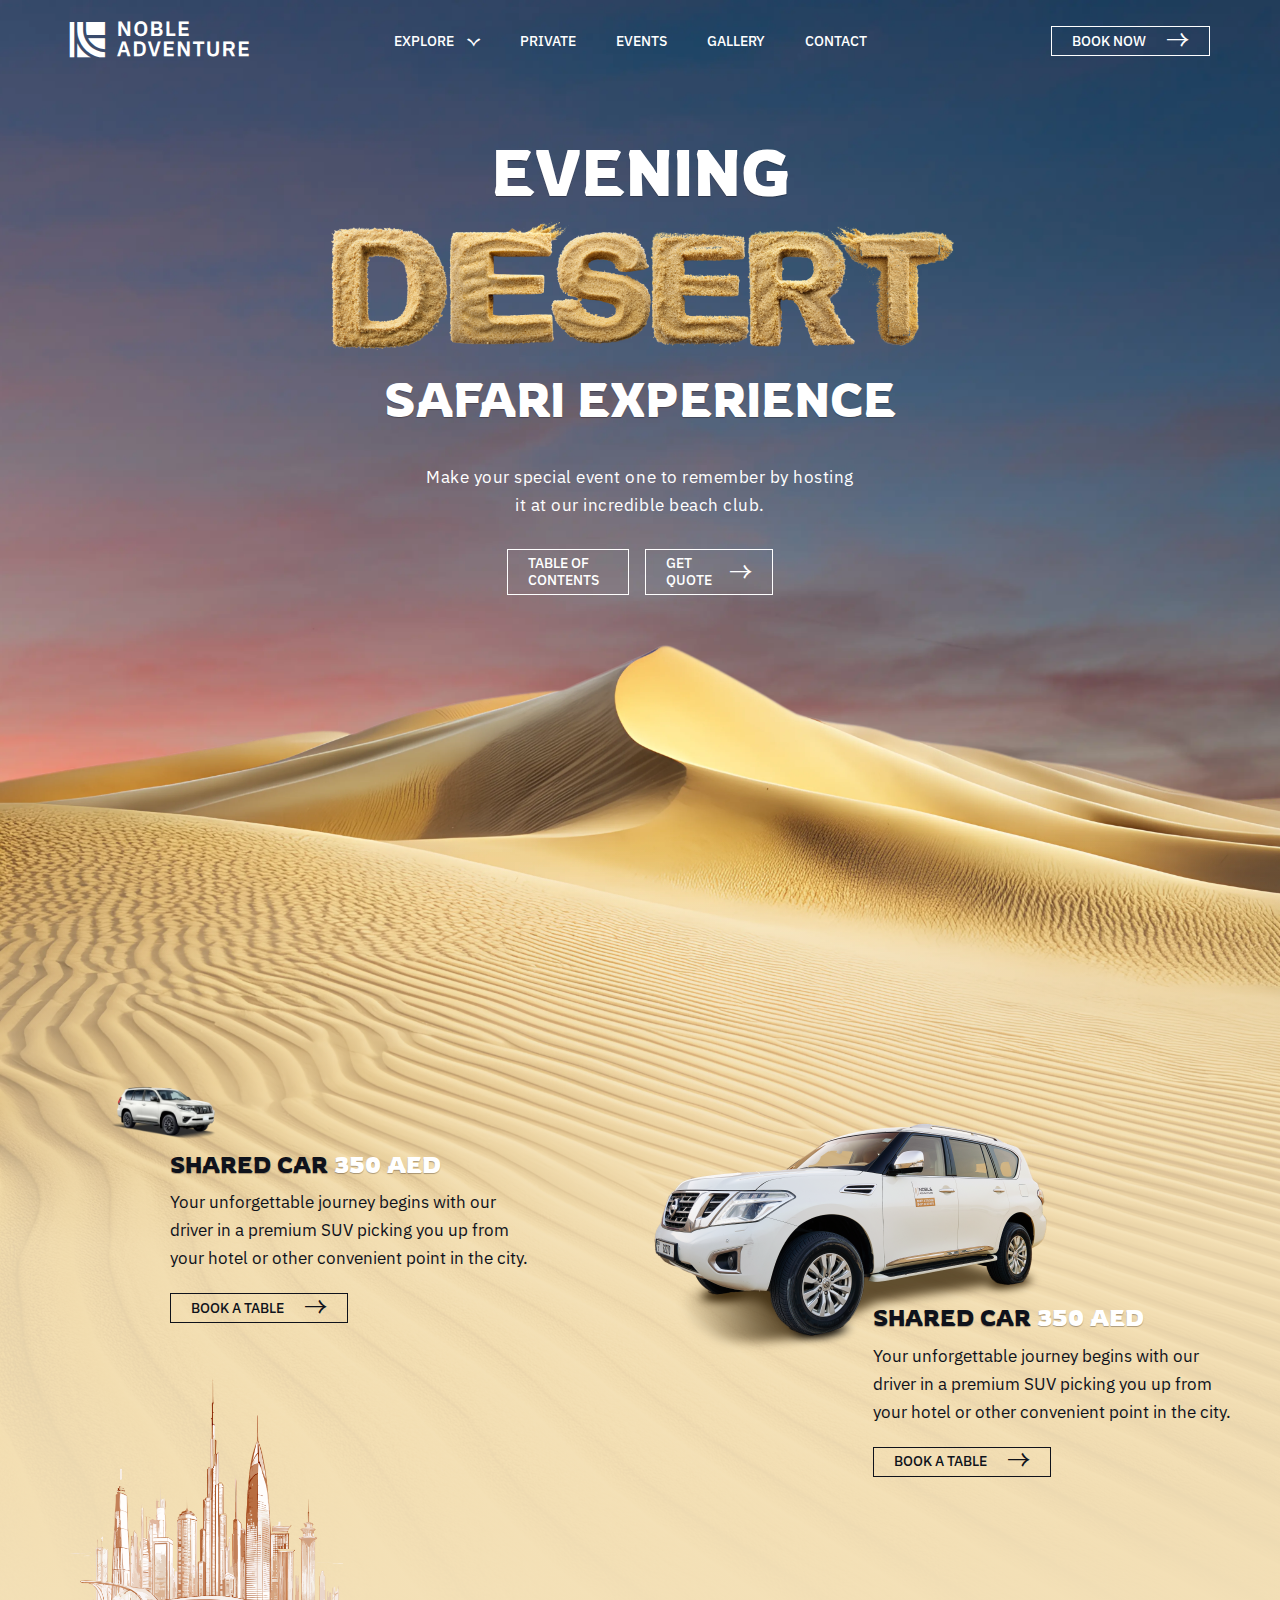
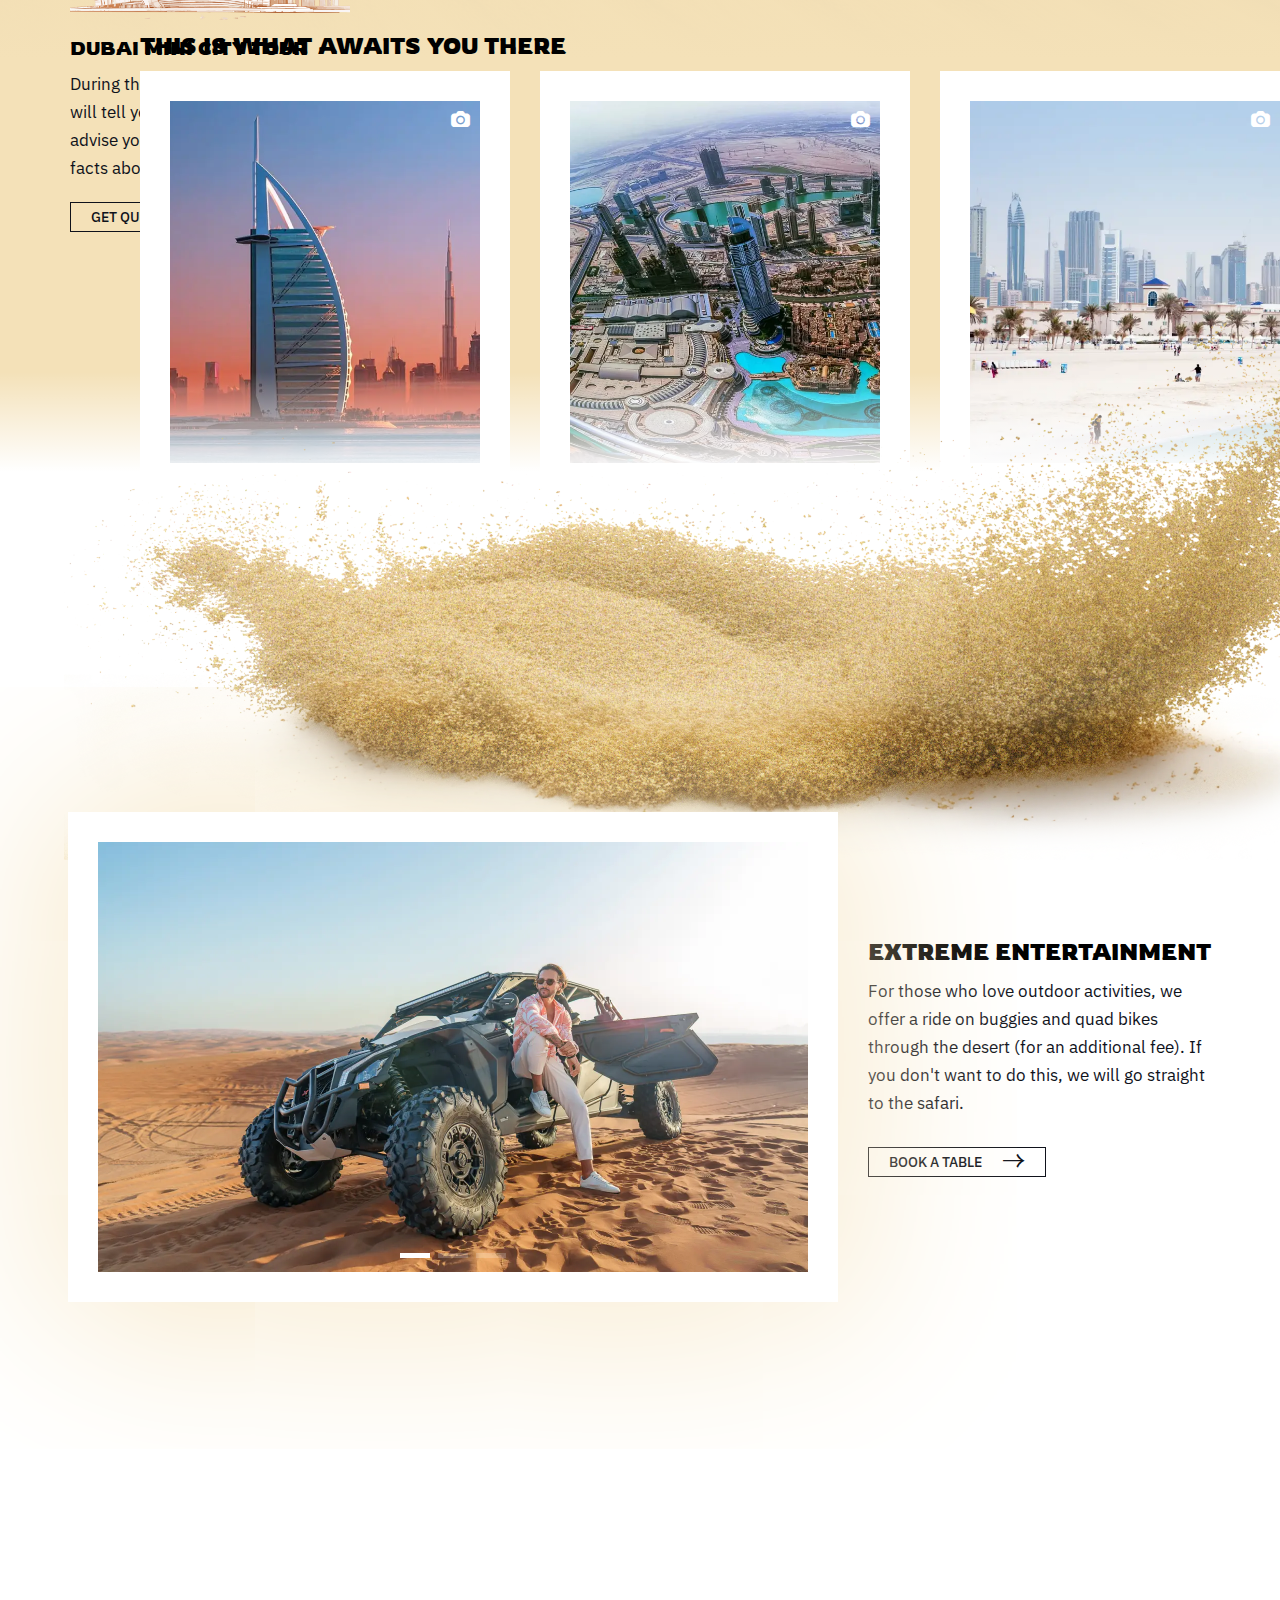
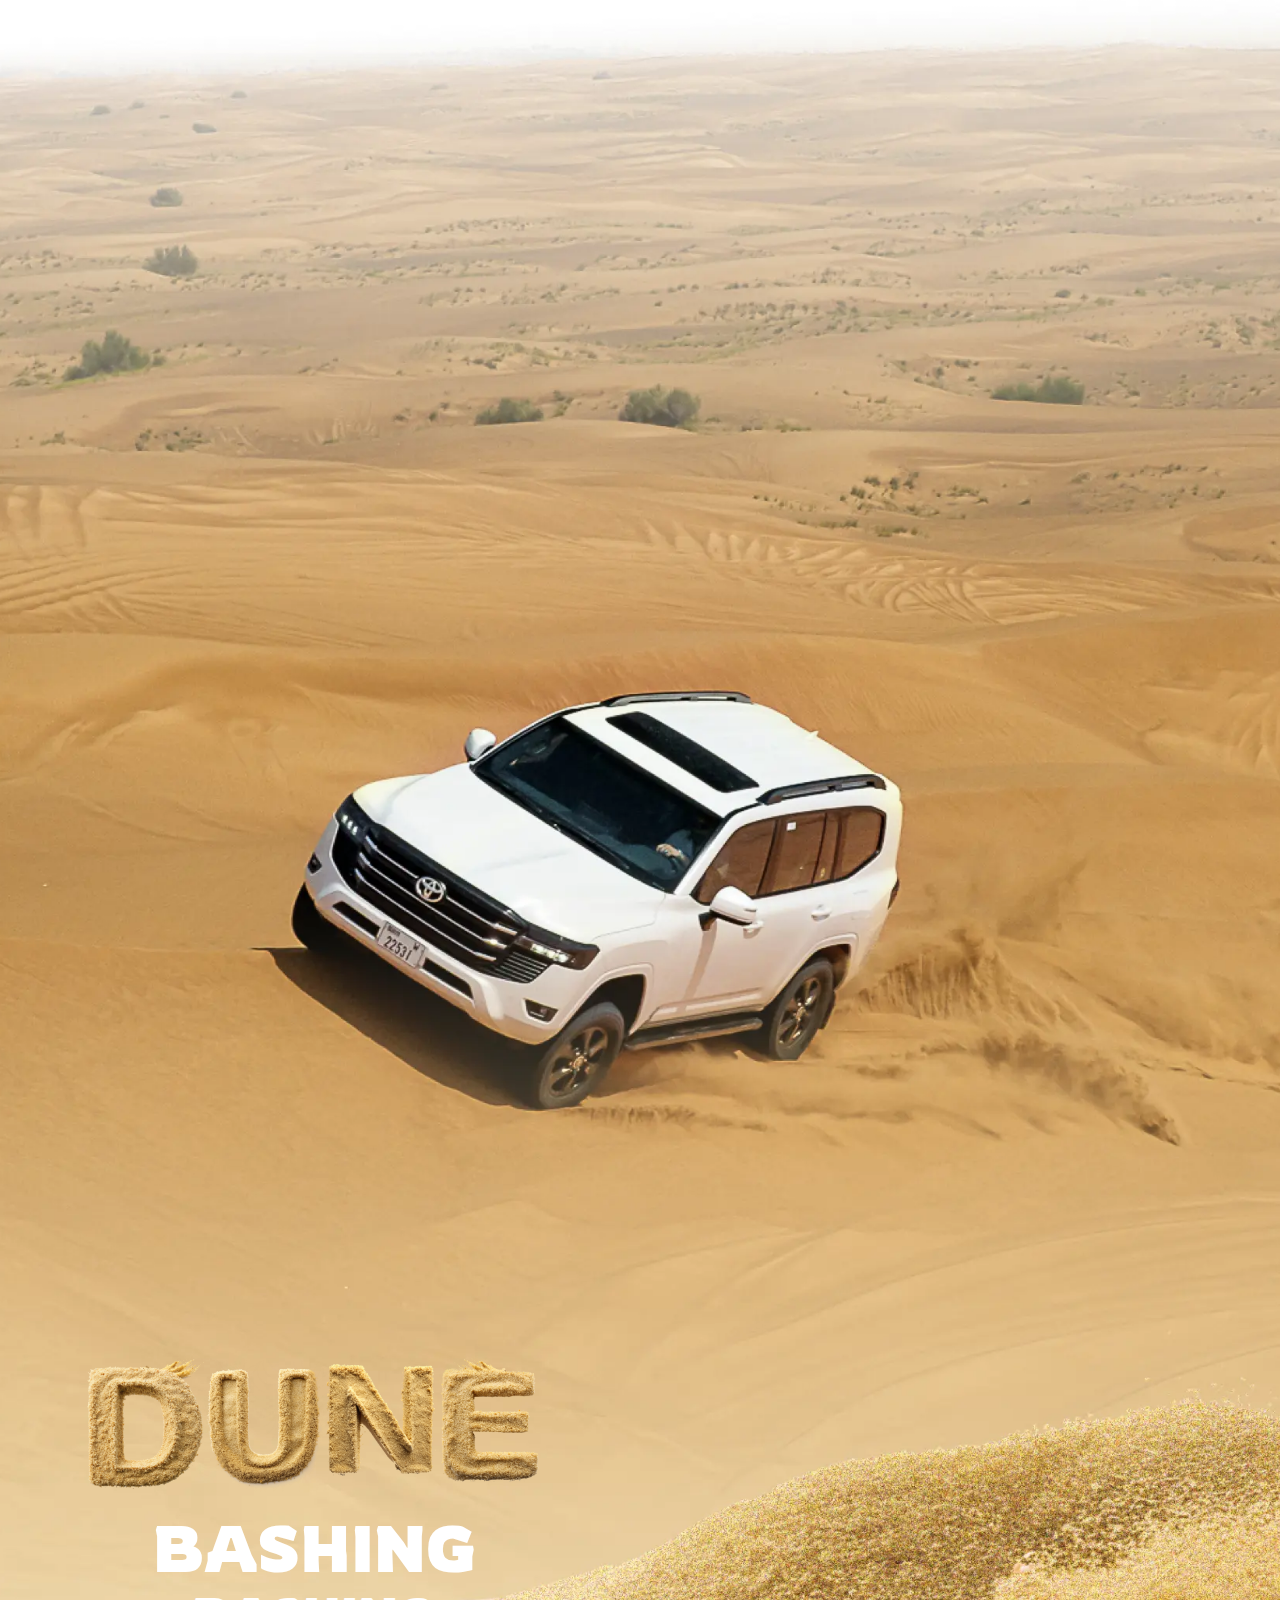
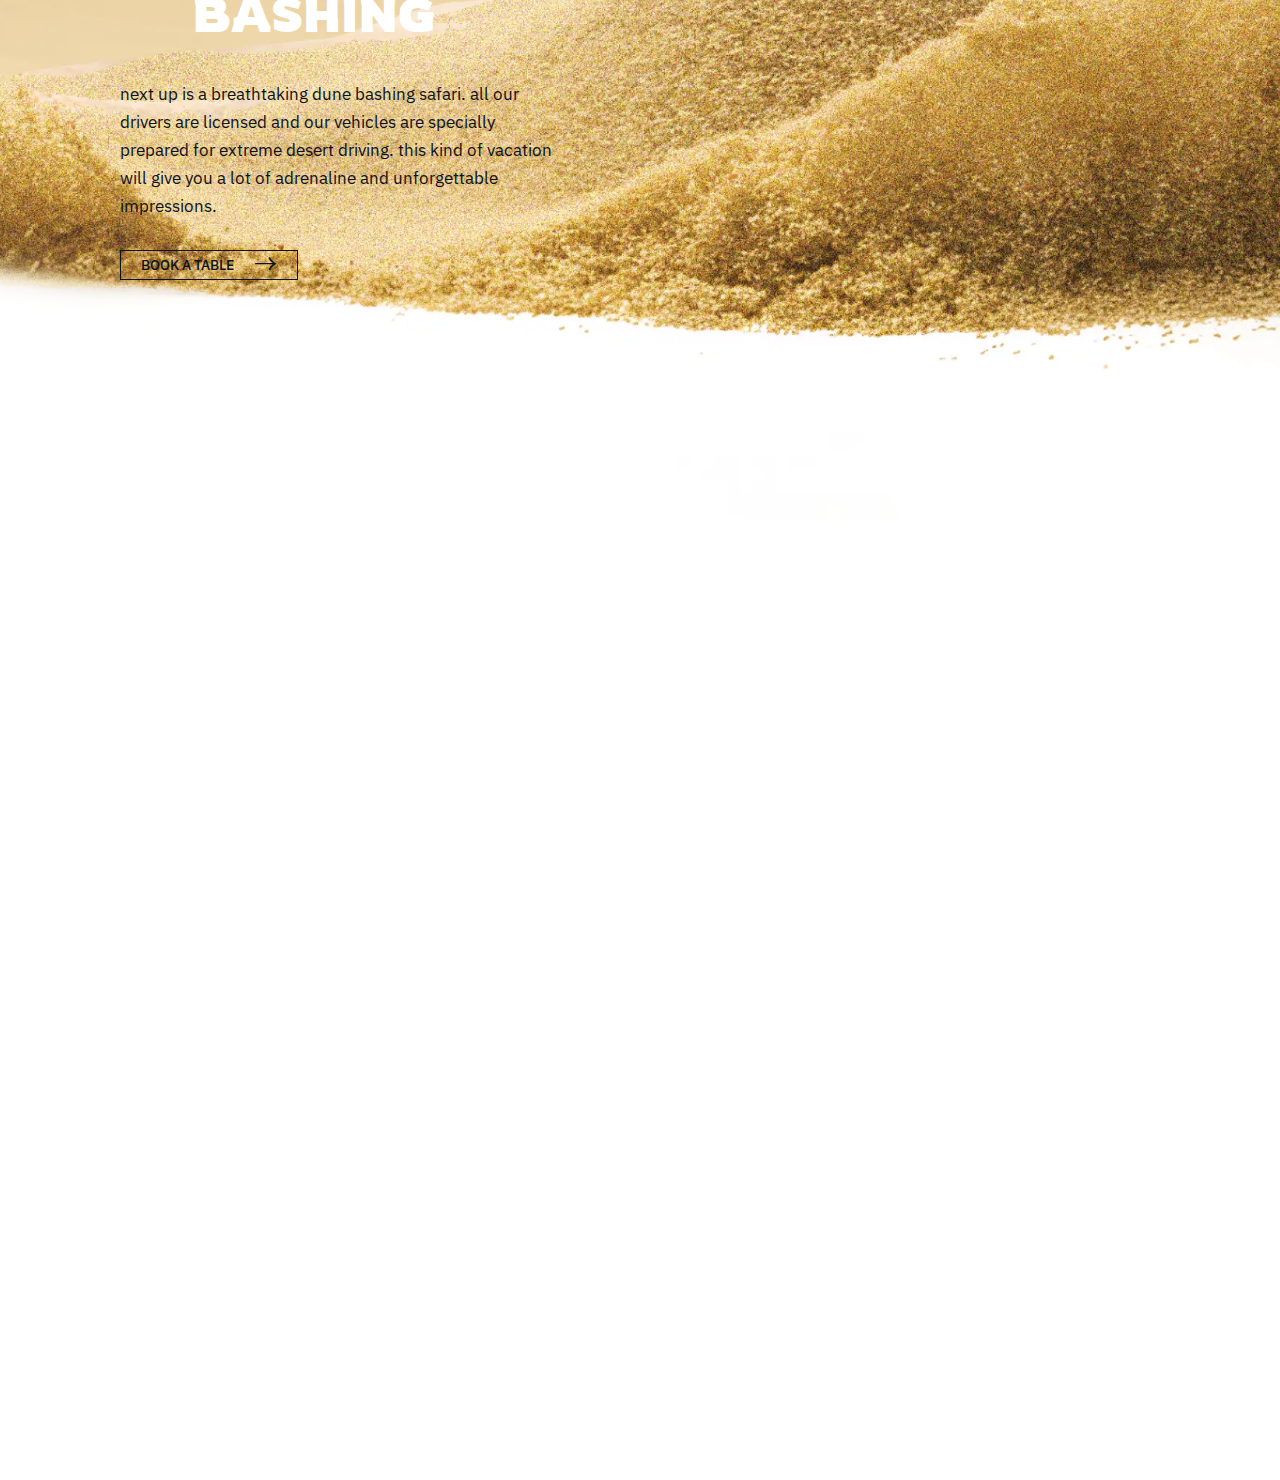
<file: index.html>
<!doctype html>
<html lang="ru">
<head>
  <meta charset="utf-8">
  <meta name="viewport" content="width=device-width, initial-scale=1.0"/>
  <meta http-equiv="X-UA-Compatible" content="ie=edge">
  <meta name="theme-color" content="#FFF">
  <meta name="msapplication-navbutton-color" content="#FFF">
  <meta name="apple-mobile-web-app-capable" content="yes"/>
  <meta name="apple-mobile-web-app-status-bar-style" content="#FFF">

  <!--  SUPPORT FAVICON ALL TOUCH-->
  <link rel="icon" type="image/x-icon" href="favicon.ico">
  <link rel="icon" type="image/png" href="favicon.png">
  <link rel="apple-touch-icon" href="android-chrome-192x192.png">
  <meta name="msapplication-config" content="browserconfig.xml"/>

  <script src="js/swiper-bundle.min.js"></script>

  <link rel="stylesheet" href="icons/style.css">
  <link rel="stylesheet" href="css/swiper-bundle.min.css">
  <link rel="stylesheet" href="css/style.css">

  <title>Evening</title>
</head>
<body>


<div class="hidden">


  <nav class="nav">
    <div class="container">
      <a href="/" class="nav-logo">
        <i class="icon-logo-site"></i>
      </a>
      <div class="nav-menu">
        <div class="nav-menu-item drop">
          Explore
          <i class="icon-down-chervon"></i>
        </div>
        <a href="#" class="nav-menu-item">
          Private
        </a>
        <a href="#" class="nav-menu-item">
          Events
        </a>
        <a href="#" class="nav-menu-item">
          GALLERY
        </a>
        <div class="nav-menu-item  drop">
          CONTACT
        </div>
      </div>
      <button class="btn-white-outline">
        BOOK NOW
        <i class="icon-right"></i>
      </button>
    </div>
  </nav>

  <header class="header">
    <h1 class="header-title rowdies-bold">
      Evening
    </h1>
    <div class="header-logo">
      <img src="images/header-logo.png" alt="Header logo">
      <svg class="svg-sale-header" width="142" height="84" viewBox="0 0 142 84" fill="none"
           xmlns="http://www.w3.org/2000/svg">
        <mask id="mask0_0_1" style="mask-type:alpha" maskUnits="userSpaceOnUse" x="-11" y="-7" width="171" height="111">
          <path
              d="M15 0.5L14 -4.5H-8L-11 14.5L-3 73L86 97L147.5 103.5L159.5 39L80.5 -6.5L53.5 6.5L52.5 11.5V14.5L15 5L13.5 1L15 0.5Z"
              fill="#D9D9D9"/>
        </mask>
        <g mask="url(#mask0_0_1)">
          <path
              d="M0.399948 13.8046C-0.216557 11.8032 -0.0474416 9.66315 0.905465 7.78014C1.94878 5.7159 3.86951 4.10593 5.9219 3.08174C9.61138 1.26132 13.7414 0.749134 17.8197 0.674824C24.7394 0.56162 31.7115 1.79432 38.2522 4.02416C47.0001 7.002 54.867 11.6479 61.6465 17.9582C62.7167 18.9501 63.7482 19.9778 64.7584 21.0465C65.6609 21.9988 66.5185 22.9758 67.4873 23.8625C71.7344 22.2332 76.0444 20.7448 80.3039 19.138C81.4167 18.7172 82.5296 18.2965 83.6536 17.8696C84.3765 17.5898 85.1347 17.1882 85.8917 17.0506C86.9736 16.8662 88.0402 17.0265 89.0434 17.4702C90.0813 17.9241 91.0664 18.4948 92.0717 18.9958C94.5032 20.2056 96.9133 21.4564 99.3397 22.6836C106.789 26.4621 114.233 30.2579 121.655 34.0661C125.018 35.8027 128.381 37.5393 131.771 39.2175C133.098 39.8784 134.397 40.5691 135.713 41.2362C136.584 41.6792 137.534 42.0791 138.335 42.6338C139.595 43.4922 140.482 44.6287 141.019 46.0595C141.658 47.7559 141.465 49.5872 140.72 51.2099L128.495 74.7078C127.935 75.7902 127.386 76.8663 126.838 77.9425C126.379 78.8374 125.963 79.7824 125.359 80.5968C124.552 81.6827 123.352 82.5026 122.066 82.9012C120.645 83.3451 119.179 83.2286 117.815 82.6608C117.216 82.4197 116.64 82.063 116.073 81.7748C115.26 81.3582 114.442 80.9591 113.634 80.5251C111.281 79.2721 108.908 78.0888 106.545 76.8706C98.9809 72.9359 91.4066 69.0361 83.7733 65.2416C80.5413 63.6377 77.3368 62.0041 74.116 60.394C72.9468 59.8074 71.7552 59.2332 70.5911 58.6292C69.8775 58.2604 69.1353 57.8928 68.498 57.4237C67.0821 56.3876 66.0401 54.9416 65.5278 53.2633C65.3171 52.56 65.1973 51.8361 65.055 51.1246C64.8618 50.1339 64.6399 49.1443 64.4467 48.1536C64.0216 45.9156 63.5567 43.6848 63.1204 41.453C62.7911 39.762 62.4556 38.0597 62.115 36.3749C61.8742 35.191 61.5166 33.9542 61.5098 32.7442C61.4997 31.1558 61.9727 29.7556 62.7155 28.3681L63.0704 27.7639C59.01 25.05 54.6569 23.2132 49.867 22.2305C48.7112 21.9875 47.5043 21.758 46.3316 21.6705C44.0321 21.4996 41.6625 21.7328 39.3674 21.9689C35.1655 22.4035 31.0197 23.0999 26.8336 23.6429C25.2938 23.8446 23.7747 24.1374 22.2182 24.2021C19.2419 24.3149 16.1099 23.9576 13.2108 23.2531C10.6361 22.6337 7.96606 21.628 5.74231 20.1579C3.43048 18.6338 1.24457 16.5142 0.399948 13.8046ZM68.9357 28.0979C68.3776 27.4537 67.797 26.8218 67.1177 26.3027L65.6764 27.2693L69.7375 31.1819C69.8688 31.3146 69.9602 31.4545 70.1453 31.4991C70.3334 31.1766 70.5686 30.8866 70.8038 30.5966C70.2644 29.6936 69.6076 28.8697 68.9357 28.0979ZM71.207 33.0075L72.1053 34.5909C72.3906 33.9664 72.0021 32.9659 71.7773 32.3435C71.5264 32.5251 71.3748 32.7545 71.207 33.0075ZM73.8434 35.3624C73.5598 35.8837 73.0103 36.3461 72.4138 36.4835C71.7662 36.6342 71.3617 36.4029 70.8445 36.0726C70.9115 36.9132 71.1683 37.6205 71.6764 38.3067L71.7431 38.4017C71.9187 38.6416 72.1043 38.8468 72.3186 39.0509C73.3171 39.9652 74.4689 40.2542 75.7904 40.1869C76.0867 40.1412 76.3482 40.0855 76.631 39.9887L76.7382 39.9445C77.8073 39.577 78.6576 38.8909 79.2158 37.9119C79.8979 36.7332 79.9399 35.4525 79.5802 34.1584C79.2731 33.0401 78.3426 31.957 77.3238 31.4048C76.2466 30.8262 74.9656 30.7543 73.8158 31.1076C73.6412 31.1888 73.5217 31.2105 73.4189 31.3693C73.5804 31.6901 73.7358 31.9997 73.8411 32.3513C74.1466 33.2804 74.3353 34.449 73.8434 35.3624ZM63.4193 32.7636C63.4386 33.7035 63.7104 34.6511 63.8952 35.5732C64.2536 37.4238 64.6284 39.2507 64.9868 41.1012C65.4988 43.6571 65.9708 46.2203 66.494 48.77C66.7785 50.1931 67.0081 51.6757 67.4682 53.0463C67.8903 54.3208 68.7518 55.2518 69.8407 55.9848C70.7001 56.5659 71.6808 57.022 72.6043 57.4803C73.9137 58.1361 75.2405 58.797 76.5611 59.4467C80.2313 61.2634 83.8976 63.1262 87.5627 64.9603C90.2163 66.2822 92.8385 67.6798 95.4657 69.06C98.783 70.7926 102.138 72.4607 105.46 74.1758C108.718 75.8533 111.961 77.583 115.24 79.2196C115.895 79.5618 116.55 79.9041 117.206 80.2463C118.089 80.7118 118.973 81.1773 119.984 81.2365C121.127 81.2964 122.322 80.9184 123.169 80.1464C123.59 79.7691 123.929 79.349 124.213 78.8564C124.552 78.2758 124.82 77.6462 125.124 77.0553C125.597 76.1082 126.105 75.1712 126.585 74.2354C128.259 71.0058 129.934 67.7762 131.625 64.5517C133.339 61.2863 135.052 58.0208 136.754 54.7616C137.218 53.8779 137.676 52.9829 138.141 52.0992C138.439 51.5258 138.801 50.9615 139.065 50.3779C139.329 49.7943 139.459 49.1527 139.486 48.5093C139.53 47.286 139.1 45.9429 138.25 45.0345L138.172 44.9457C137.838 44.6027 137.506 44.3171 137.084 44.0807C136.118 43.5438 135.119 43.0826 134.137 42.5692C131.293 41.0882 128.435 39.6594 125.575 38.202C118.991 34.8554 112.434 31.4503 105.85 28.1037C101.944 26.1238 98.0379 24.144 94.1434 22.1579C92.8042 21.4745 91.4712 20.8024 90.1321 20.119C89.4482 19.7778 88.7447 19.3743 88.0406 19.1028C87.447 18.8729 86.8814 18.7739 86.2512 18.9297C85.57 19.0989 84.9016 19.4512 84.2349 19.7002C82.4727 20.3749 80.6993 21.0559 78.931 21.7194C76.6654 22.5682 74.369 23.3607 72.1024 24.1808C71.0793 24.5523 70.0254 24.8675 69.0455 25.3176C69.0326 25.4271 69.1913 25.5301 69.2631 25.6076C70.4579 26.8529 71.5342 28.1485 72.5454 29.5383C73.5556 28.9838 74.8361 28.8951 75.9589 29.0246C77.7903 29.2477 79.259 30.1671 80.3869 31.6099C81.4665 32.9914 81.834 34.7785 81.5971 36.5024C81.3934 38.0473 80.5674 39.6559 79.309 40.6099L79.2142 40.6766L78.4604 41.1927C77.0382 42.061 75.242 42.3012 73.6379 41.8802C71.9356 41.44 70.5411 40.363 69.6736 38.8357C68.6889 37.095 68.7052 35.4483 69.2176 33.5877C67.867 31.8723 66.2336 30.2537 64.5407 28.8725L64.2257 29.4694C63.7607 30.4851 63.3933 31.6519 63.4193 32.7636ZM6.85277 18.6417C9.05295 20.0955 11.6725 20.9827 14.2389 21.5335C17.0078 22.1341 19.9188 22.408 22.7497 22.2433C24.5341 22.1412 26.3259 21.7865 28.0986 21.5301C31.5131 21.045 34.9154 20.5375 38.3518 20.172C40.7266 19.9214 43.0553 19.6668 45.4485 19.7424C48.823 19.8496 52.3685 20.6673 55.5367 21.8091C56.8619 22.2808 58.1579 22.8855 59.4466 23.4504L64.1724 26.1792L64.4761 25.8809C64.8511 25.4996 65.2591 25.2318 65.7008 24.9454C64.0086 23.1398 62.3551 21.2982 60.5691 19.5879C55.123 14.4028 48.7586 10.3653 41.8629 7.40898C34.9734 4.46392 27.2671 2.77154 19.7689 2.60268C15.5807 2.50335 11.5472 2.84553 7.62498 4.42815L7.60253 4.44047C5.51091 5.33996 3.41907 6.8245 2.47 8.954C1.79498 10.4651 1.77979 12.1405 2.36111 13.6786C3.18239 15.7869 5.01105 17.4153 6.85277 18.6417Z"
              fill="#39332D" fill-opacity="0.8"/>
        </g>
        <path
            d="M112.076 65.5312L115.919 58.0884L120.984 60.703L120.24 62.1425L116.796 60.3646L116.009 61.8894L118.963 63.4141L118.225 64.843L115.272 63.3182L114.44 64.9284L117.885 66.7063L117.141 68.1458L112.076 65.5312Z"
            fill="#DFD9D3"/>
        <path
            d="M107.859 63.5158C107.354 63.2553 106.939 62.9422 106.615 62.5767C106.294 62.204 106.072 61.7879 105.949 61.3283C105.83 60.8616 105.813 60.3533 105.899 59.8034C105.989 59.2464 106.197 58.6516 106.523 58.0189C106.846 57.3933 107.211 56.8792 107.617 56.4766C108.026 56.0668 108.458 55.7718 108.911 55.5916C109.368 55.4043 109.843 55.3299 110.336 55.3684C110.829 55.407 111.328 55.5566 111.833 55.8171C112.522 56.1731 113.018 56.6088 113.319 57.1243C113.623 57.6328 113.755 58.2588 113.713 59.0025L111.942 59.0065C112.004 58.6424 111.976 58.3128 111.858 58.0179C111.751 57.7195 111.495 57.4658 111.09 57.2566C110.613 57.0107 110.149 56.969 109.696 57.1313C109.254 57.2902 108.88 57.6646 108.576 58.2547L107.959 59.4489C107.655 60.0389 107.564 60.5637 107.687 61.0233C107.82 61.4794 108.125 61.8304 108.602 62.0763C109 62.2818 109.371 62.3385 109.716 62.2463C110.071 62.1507 110.385 61.9794 110.656 61.7325L111.582 63.1828C111.011 63.6084 110.418 63.8601 109.801 63.938C109.196 64.0125 108.548 63.8718 107.859 63.5158Z"
            fill="#DFD9D3"/>
        <path
            d="M99.8139 59.2011L100.48 57.9109L101.44 58.4063L103.95 53.5439L102.99 53.0485L103.656 51.7583L107.196 53.5858L106.53 54.876L105.57 54.3806L103.06 59.243L104.02 59.7384L103.354 61.0286L99.8139 59.2011Z"
            fill="#DFD9D3"/>
        <path
            d="M94.3242 56.3674L92.7034 55.5307L96.5455 48.0879L100.075 49.9099C100.416 50.086 100.696 50.3025 100.915 50.5594C101.133 50.8162 101.283 51.1008 101.365 51.4132C101.458 51.7221 101.482 52.0498 101.438 52.3963C101.395 52.7428 101.281 53.0937 101.097 53.4492C100.837 53.9539 100.496 54.3359 100.074 54.5953C99.6588 54.8583 99.1798 54.9576 98.6368 54.8934L98.5894 58.5692L96.7873 57.6389L96.8956 54.2376L95.7333 53.6376L94.3242 56.3674ZM98.144 53.1535C98.3857 53.2783 98.6053 53.3151 98.8027 53.264C99.0109 53.2094 99.1774 53.0613 99.3022 52.8196L99.5444 52.3504C99.6692 52.1087 99.6917 51.8907 99.6119 51.6965C99.5429 51.4988 99.3875 51.3376 99.1458 51.2128L97.4397 50.3321L96.4379 52.2728L98.144 53.1535Z"
            fill="#DFD9D3"/>
        <path
            d="M85.4926 51.808L89.3347 44.3652L92.8535 46.1817C93.2018 46.3615 93.4834 46.5834 93.6983 46.8474C93.9168 47.1042 94.0688 47.3853 94.1544 47.6905C94.247 47.9994 94.2695 48.3307 94.222 48.6843C94.1782 49.0308 94.0664 49.3782 93.8866 49.7265C93.7031 50.082 93.4828 50.3779 93.2257 50.6143C92.9686 50.8507 92.6874 51.0206 92.3819 51.124C92.0836 51.2311 91.7646 51.2735 91.4249 51.2512C91.089 51.2218 90.7468 51.1172 90.3985 50.9374L88.5005 49.9576L87.1134 52.6447L85.4926 51.808ZM89.2271 48.5501L90.9332 49.4308C91.1749 49.5556 91.3944 49.5924 91.5919 49.5413C91.8001 49.4867 91.9666 49.3386 92.0914 49.0969L92.3336 48.6277C92.4584 48.386 92.4808 48.1681 92.4011 47.9738C92.332 47.7761 92.1767 47.6149 91.935 47.4902L90.2289 46.6094L89.2271 48.5501Z"
            fill="#DFD9D3"/>
        <path
            d="M124.121 50.6412L121.022 56.6445L119.402 55.8079L122.501 49.8046L120.485 48.7642L121.228 47.3247L126.88 50.2421L126.137 51.6816L124.121 50.6412Z"
            fill="#DFD9D3"/>
        <path
            d="M112.402 52.195L110.781 51.3583L114.624 43.9155L118.153 45.7375C118.494 45.9137 118.774 46.1302 118.993 46.387C119.211 46.6439 119.361 46.9285 119.443 47.2408C119.536 47.5497 119.56 47.8774 119.516 48.2239C119.473 48.5704 119.359 48.9214 119.175 49.2768C118.915 49.7815 118.574 50.1636 118.152 50.4229C117.737 50.6859 117.258 50.7853 116.715 50.721L116.667 54.3968L114.865 53.4666L114.974 50.0653L113.811 49.4653L112.402 52.195ZM116.222 48.9811C116.464 49.1059 116.683 49.1427 116.881 49.0916C117.089 49.037 117.255 48.8889 117.38 48.6472L117.622 48.178C117.747 47.9363 117.77 47.7184 117.69 47.5241C117.621 47.3264 117.466 47.1652 117.224 47.0404L115.518 46.1597L114.516 48.1004L116.222 48.9811Z"
            fill="#DFD9D3"/>
        <path
            d="M107.854 49.8466L108.234 47.8013L105.75 46.5188L104.303 48.0136L102.661 47.166L108.955 40.9892L110.96 42.024L109.538 50.7163L107.854 49.8466ZM109.177 42.9671L109.123 42.9396L106.844 45.3414L108.55 46.2221L109.177 42.9671Z"
            fill="#DFD9D3"/>
        <path
            d="M103.728 40.1139L100.629 46.1172L99.008 45.2805L102.107 39.2772L100.092 38.2369L100.835 36.7974L106.486 39.7147L105.743 41.1543L103.728 40.1139Z"
            fill="#DFD9D3"/>
        <path
            d="M93.2523 42.4714C92.5983 42.1338 92.1007 41.7373 91.7595 41.2821C91.422 40.8198 91.1851 40.3283 91.0486 39.8078L92.6709 39.2812C92.882 40.1105 93.3573 40.7159 94.0966 41.0976C94.4947 41.3031 94.8319 41.3736 95.1082 41.3092C95.3846 41.2448 95.5924 41.0775 95.7319 40.8074C95.8383 40.6012 95.8695 40.4013 95.8255 40.2075C95.7851 40.0066 95.6037 39.7914 95.281 39.5618L94.5948 39.086C93.8571 38.5791 93.4007 38.0419 93.2255 37.4743C93.0575 36.9104 93.1349 36.3157 93.4579 35.6901C93.6303 35.356 93.8521 35.0834 94.1232 34.8722C94.3942 34.661 94.6985 34.5164 95.0358 34.4385C95.3802 34.3642 95.7506 34.3618 96.1469 34.4313C96.5539 34.4974 96.9778 34.6442 97.4185 34.8717C97.9801 35.1616 98.4283 35.5055 98.7631 35.9034C99.0979 36.3013 99.33 36.7498 99.4595 37.2488L97.8211 37.7805C97.7498 37.4826 97.6192 37.2036 97.4294 36.9435C97.2503 36.68 96.9688 36.4492 96.585 36.251C96.2224 36.0639 95.9193 35.9884 95.6755 36.0246C95.4317 36.0609 95.2511 36.1927 95.1337 36.4202C95.0016 36.6761 94.9737 36.8958 95.05 37.0792C95.1335 37.2664 95.3188 37.4656 95.6059 37.6768L96.2811 38.1739C96.9864 38.6911 97.4322 39.2228 97.6184 39.769C97.8082 40.3082 97.7362 40.9012 97.4022 41.5481C97.2187 41.9035 96.9859 42.1975 96.7039 42.43C96.4218 42.6625 96.1013 42.8212 95.7424 42.906C95.3906 42.9945 95.0023 43.0056 94.5773 42.9393C94.1561 42.8659 93.7144 42.7099 93.2523 42.4714Z"
            fill="#DFD9D3"/>
      </svg>
    </div>
    <h4 class="header-subtitle rowdies-bold">
      Safari Experience
    </h4>
    <p class="header-description white-text">
      Make your special event one to remember by hosting it at our incredible beach club.
    </p>
    <div class="header-buttons">
      <button class="btn-white-outline">
        Table of
        contents
      </button>
      <button class="btn-white-outline">
        GET
        QUOTE
        <i class="icon-right"></i>
      </button>
    </div>


  </header>


  <section class="cars">
    <img src="images/cars-bg.webp" alt="car bg" class="cars-bg">
    <div class="container">
      <div class="cars-left">
        <img src="images/car-left.png" alt="shared car  350 AED" class="cars-left-img" width="368" height="276">
        <h3 class="cars-left-title rowdies-bold">shared car <b class="rowdies-bold">350 AED</b></h3>
        <h4 class="cars-left-description black-text">
          Your unforgettable journey begins with our driver in a premium SUV picking you up from your hotel or other
          convenient point in the city.
        </h4>
        <button class="btn-black-outline">
          BOOK A TABLE
          <i class="icon-right"></i>
        </button>
      </div>
      <div class="cars-right">
        <img src="images/car-right.png" alt="shared car  350 AED" class="cars-right-img" width="1074" height="716">
        <h3 class="cars-left-title rowdies-bold">shared car <b class="rowdies-bold">350 AED</b></h3>
        <h4 class="cars-left-description black-text">
          Your unforgettable journey begins with our driver in a premium SUV picking you up from your hotel or other
          convenient point in the city.
        </h4>
        <button class="btn-black-outline">
          BOOK A TABLE
          <i class="icon-right"></i>
        </button>
      </div>
    </div>

    <div class="dubai">
      <div class="container">
        <div class="dubai-body">
          <img src="images/dubai.png" alt="dubai.png" class="dubai-img" width="540" height="470">
          <h3 class="rowdies-bold">Dubai MINI City Tour</h3>
          <p class="black-text">
            During the city tour, our driver, aka tour guide, will tell you about the main attractions of Dubai, advise
            you on
            where to go and share interesting facts about the city.
          </p>
          <button class="btn-black-outline">
            GET QUOTE
            <i class="icon-right"></i>
          </button>
        </div>
      </div>
    </div>

    <div class="gallery">

      <div class="gallery-body">
        <h3 class="gallery-title rowdies-bold">This is what awaits you there</h3>

        <div class="gallery-body-par">
          <div class="gallery-body-item">
            <div class="gallery-body-item-img" style="background-image: url(images/dubai.webp)"></div>
            <i class="icon-image"></i>
          </div>
          <div class="gallery-body-item">
            <div class="gallery-body-item-img" style="background-image: url(images/dubai-2.webp)"></div>
            <i class="icon-image"></i>
          </div>
          <div class="gallery-body-item">
            <div class="gallery-body-item-img" style="background-image: url(images/dubai-3.webp)"></div>
            <i class="icon-image"></i>
          </div>
        </div>
      </div>

    </div>


    <img src="images/dubai-land.webp" alt="dubai-land" class="dubai-land" width="3998" height="3000">
  </section>


  <section class="extreme">
    <div class="container">
      <div class="extreme-img">
        <div class="swiper-wrapper">
          <div class="swiper-slide">
            <img src="images/extreme-img.webp" alt="extreme" width="1420" height="860">
          </div>
          <div class="swiper-slide">
            <img src="images/extreme-img.webp" alt="extreme" width="1420" height="860">
          </div>
          <div class="swiper-slide">
            <img src="images/extreme-img.webp" alt="extreme" width="1420" height="860">
          </div>
        </div>
        <div class="swiper-pagination"></div>
      </div>
      <div class="extreme-info">
        <h3 class="extreme-title rowdies-bold">Extreme Entertainment</h3>
        <h5 class="extreme-info-text black-text">
          For those who love outdoor activities, we offer a ride on buggies and quad bikes through the desert (for an
          additional fee). If you don't want to do this, we will go straight to the safari.
        </h5>
        <button class="btn-black-outline">
          BOOK A TABLE
          <i class="icon-right"></i>
        </button>
      </div>
    </div>

  </section>


  <section class="bashing">
    <div class="container">
      <div class="bashing-body">
        <img src="images/dune.png" alt="dune" class="bashing-img" height="251" width="732">
        <h2 class="bashing-title rowdies-bold">bashing</h2>
        <h3 class="bashing-subtitle rowdies-bold">bashing</h3>
        <p class="bashing-text">
          Next up is a breathtaking dune bashing safari. All our drivers are licensed and our vehicles are specially
          prepared for extreme desert driving. This kind of vacation will give you a lot of adrenaline and unforgettable
          impressions.
        </p>
       <div class="bashing-btn">
         <button class="btn-black-outline">
           BOOK A TABLE
           <i class="icon-right"></i>
         </button>
       </div>
      </div>
    </div>
  </section>


  <br><br><br><br><br><br><br><br><br><br><br><br><br><br><br><br><br><br><br><br><br><br><br><br><br><br><br><br><br><br>
</div>


<script src="js/script.js"></script>

</body>
</html>
</file>
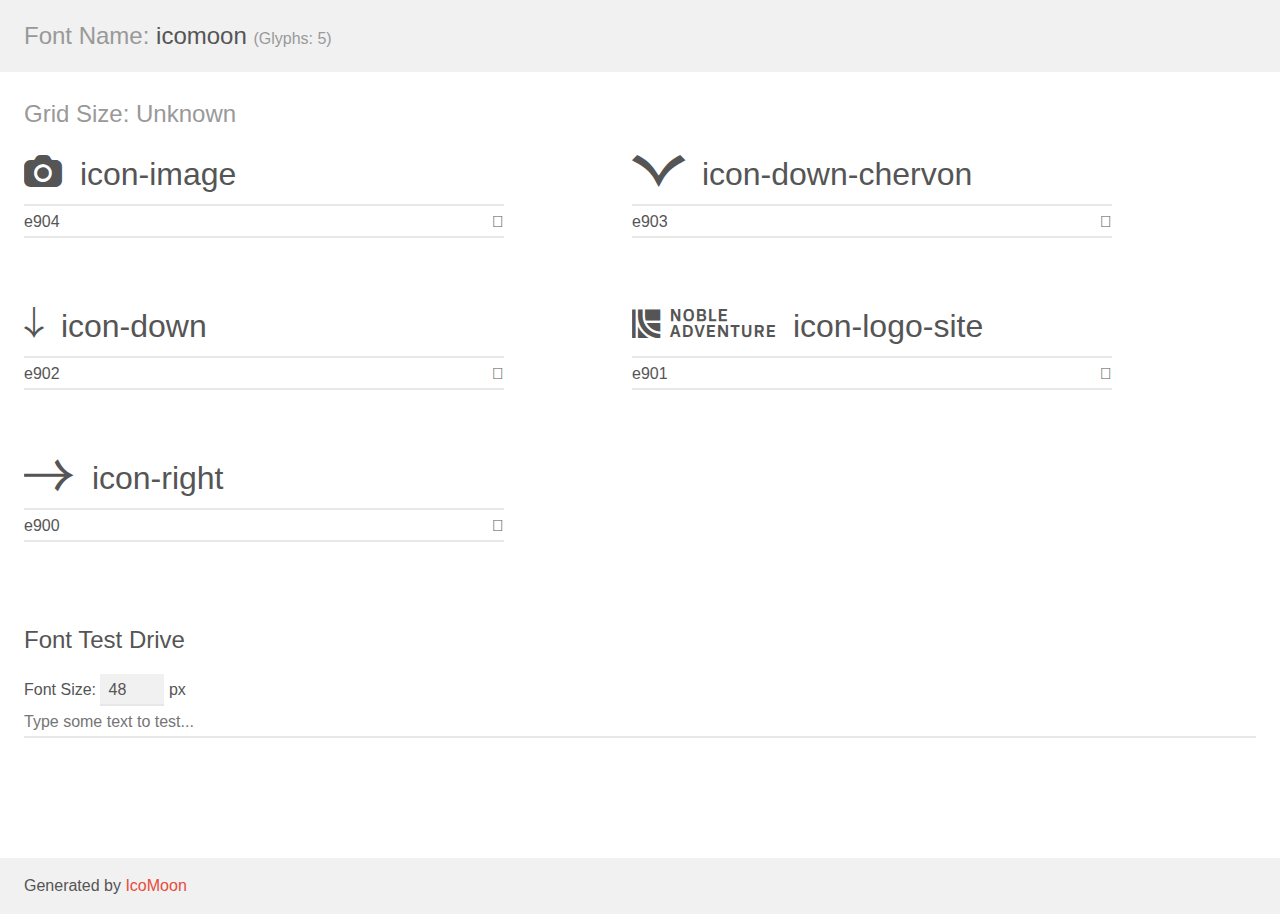
<file: icons/demo.html>
<!doctype html>
<html>
<head>
    <meta charset="utf-8">
    <title>IcoMoon Demo</title>
    <meta name="description" content="An Icon Font Generated By IcoMoon.io">
    <meta name="viewport" content="width=device-width, initial-scale=1">
    <link rel="stylesheet" href="demo-files/demo.css">
    <link rel="stylesheet" href="style.css"></head>
<body>
    <div class="bgc1 clearfix">
        <h1 class="mhmm mvm"><span class="fgc1">Font Name:</span> icomoon <small class="fgc1">(Glyphs:&nbsp;5)</small></h1>
    </div>
    <div class="clearfix mhl ptl">
        <h1 class="mvm mtn fgc1">Grid Size: Unknown</h1>
        <div class="glyph fs1">
            <div class="clearfix bshadow0 pbs">
                <span class="icon-image"></span>
                <span class="mls"> icon-image</span>
            </div>
            <fieldset class="fs0 size1of1 clearfix hidden-false">
                <input type="text" readonly value="e904" class="unit size1of2" />
                <input type="text" maxlength="1" readonly value="&#xe904;" class="unitRight size1of2 talign-right" />
            </fieldset>
            <div class="fs0 bshadow0 clearfix hidden-true">
                <span class="unit pvs fgc1">liga: </span>
                <input type="text" readonly value="" class="liga unitRight" />
            </div>
        </div>
        <div class="glyph fs1">
            <div class="clearfix bshadow0 pbs">
                <span class="icon-down-chervon"></span>
                <span class="mls"> icon-down-chervon</span>
            </div>
            <fieldset class="fs0 size1of1 clearfix hidden-false">
                <input type="text" readonly value="e903" class="unit size1of2" />
                <input type="text" maxlength="1" readonly value="&#xe903;" class="unitRight size1of2 talign-right" />
            </fieldset>
            <div class="fs0 bshadow0 clearfix hidden-true">
                <span class="unit pvs fgc1">liga: </span>
                <input type="text" readonly value="" class="liga unitRight" />
            </div>
        </div>
        <div class="glyph fs1">
            <div class="clearfix bshadow0 pbs">
                <span class="icon-down"></span>
                <span class="mls"> icon-down</span>
            </div>
            <fieldset class="fs0 size1of1 clearfix hidden-false">
                <input type="text" readonly value="e902" class="unit size1of2" />
                <input type="text" maxlength="1" readonly value="&#xe902;" class="unitRight size1of2 talign-right" />
            </fieldset>
            <div class="fs0 bshadow0 clearfix hidden-true">
                <span class="unit pvs fgc1">liga: </span>
                <input type="text" readonly value="" class="liga unitRight" />
            </div>
        </div>
        <div class="glyph fs1">
            <div class="clearfix bshadow0 pbs">
                <span class="icon-logo-site"></span>
                <span class="mls"> icon-logo-site</span>
            </div>
            <fieldset class="fs0 size1of1 clearfix hidden-false">
                <input type="text" readonly value="e901" class="unit size1of2" />
                <input type="text" maxlength="1" readonly value="&#xe901;" class="unitRight size1of2 talign-right" />
            </fieldset>
            <div class="fs0 bshadow0 clearfix hidden-true">
                <span class="unit pvs fgc1">liga: </span>
                <input type="text" readonly value="" class="liga unitRight" />
            </div>
        </div>
        <div class="glyph fs1">
            <div class="clearfix bshadow0 pbs">
                <span class="icon-right"></span>
                <span class="mls"> icon-right</span>
            </div>
            <fieldset class="fs0 size1of1 clearfix hidden-false">
                <input type="text" readonly value="e900" class="unit size1of2" />
                <input type="text" maxlength="1" readonly value="&#xe900;" class="unitRight size1of2 talign-right" />
            </fieldset>
            <div class="fs0 bshadow0 clearfix hidden-true">
                <span class="unit pvs fgc1">liga: </span>
                <input type="text" readonly value="" class="liga unitRight" />
            </div>
        </div>
    </div>

    <!--[if gt IE 8]><!-->
    <div class="mhl clearfix mbl">
        <h1>Font Test Drive</h1>
        <label>
            Font Size: <input id="fontSize" type="number" class="textbox0 mbm"
            min="8" value="48" />
            px
        </label>
        <input id="testText" type="text" class="phl size1of1 mvl"
        placeholder="Type some text to test..." value=""/>
        <div id="testDrive" class="icon-" style="font-family: icomoon">&nbsp;
        </div>
    </div>
    <!--<![endif]-->
    <div class="bgc1 clearfix">
        <p class="mhl">Generated by <a href="https://icomoon.io/app">IcoMoon</a></p>
    </div>

    <script src="demo-files/demo.js"></script>
</body>
</html>
</file>
<file: icons/style.css>
@font-face {
  font-family: 'icomoon';
  src:  url('fonts/icomoon.eot?tztwls');
  src:  url('fonts/icomoon.eot?tztwls#iefix') format('embedded-opentype'),
    url('fonts/icomoon.ttf?tztwls') format('truetype'),
    url('fonts/icomoon.woff?tztwls') format('woff'),
    url('fonts/icomoon.svg?tztwls#icomoon') format('svg');
  font-weight: normal;
  font-style: normal;
  font-display: block;
}

[class^="icon-"], [class*=" icon-"] {
  /* use !important to prevent issues with browser extensions that change fonts */
  font-family: 'icomoon' !important;
  speak: never;
  font-style: normal;
  font-weight: normal;
  font-variant: normal;
  text-transform: none;
  line-height: 1;

  /* Better Font Rendering =========== */
  -webkit-font-smoothing: antialiased;
  -moz-osx-font-smoothing: grayscale;
}

.icon-image:before {
  content: "\e904";
}
.icon-down-chervon:before {
  content: "\e903";
}
.icon-down:before {
  content: "\e902";
}
.icon-logo-site:before {
  content: "\e901";
}
.icon-right:before {
  content: "\e900";
}
</file>
<file: css/style.css>
@import url("https://fonts.googleapis.com/css2?family=IBM+Plex+Sans:wght@300;400;500;600;700&display=swap");
@import url("https://fonts.googleapis.com/css2?family=Rowdies:wght@300;400;700&display=swap");
::-webkit-scrollbar {
  width: 3px;
  height: 8px;
  border-radius: 5px;
}

/* Track */
::-webkit-scrollbar-track {
  background: white;
}

/* Handle */
::-webkit-scrollbar-thumb {
  border-radius: 5px;
  background: #3089FF;
}

/* Handle on hover */
::-webkit-scrollbar-thumb:hover {
  background: #3383ee;
}

* {
  margin: 0;
  padding: 0;
  border: none;
  outline: none;
  text-decoration: none;
  box-sizing: border-box;
  scroll-behavior: smooth;
  font-family: "IBM Plex Sans", sans-serif;
}

a {
  text-decoration: none;
}

@media (max-width: 1024px) {
  html {
    font-size: 15px;
  }
}
@media (max-width: 992px) {
  html {
    font-size: 14px;
  }
}
@media (max-width: 576px) {
  html {
    font-size: 16px;
  }
}
.hidden {
  overflow: hidden;
}

.rowdies-light {
  font-family: "Rowdies", sans-serif;
  font-weight: 300;
  font-style: normal;
}

.rowdies-regular {
  font-family: "Rowdies", sans-serif;
  font-weight: 400;
  font-style: normal;
}

.rowdies-bold {
  font-family: "Rowdies", sans-serif;
  font-weight: 700;
  font-style: normal;
}

.container {
  width: 100%;
  max-width: 1170px;
  margin: 0 auto;
  padding: 0 0.9375rem;
}

.black-text {
  color: #0F121B;
  font-size: 1.0625rem;
  line-height: 28px;
}

.white-text {
  color: #FFF;
  font-size: 1.0625rem;
  font-weight: 400;
  line-height: 28px;
  letter-spacing: 0.51px;
}

.image-max {
  width: 100%;
  height: auto;
}

.trans {
  transition: 0.3s;
}

button {
  border: 0;
}

.btn-black-outline {
  height: 1.875rem;
  border: 1px solid #0F121B;
  background: transparent;
  padding: 0 20px;
  color: #0F121B;
  font-weight: 500;
  font-size: 14px;
  line-height: 1.2;
  text-transform: uppercase;
  cursor: pointer;
  transition: 0.3s;
}
.btn-black-outline:hover {
  background: #0F121B;
  color: #fff;
}
.btn-black-outline:hover i {
  color: #fff;
}
.btn-black-outline i {
  margin-left: 18px;
  color: #0F121B;
  transition: 0.3s;
}

.btn-white-outline {
  height: 1.875rem;
  border: 1px solid #fff;
  background: transparent;
  padding: 0 20px;
  color: #fff;
  font-weight: 500;
  font-size: 14px;
  line-height: 1.2;
  text-transform: uppercase;
  cursor: pointer;
  transition: 0.3s;
}
.btn-white-outline:hover {
  background: #fff;
  color: #0F121B;
}
.btn-white-outline:hover i {
  color: #0F121B;
}
.btn-white-outline i {
  margin-left: 18px;
  color: #fff;
  transition: 0.3s;
}

.nav {
  position: absolute;
  left: 0;
  top: 15px;
  width: 100%;
}
.nav .container {
  display: flex;
  justify-content: space-between;
  align-items: center;
}
.nav-menu {
  display: flex;
  justify-content: center;
  align-items: center;
}
.nav-menu-item {
  color: #FFF;
  font-weight: 500;
  font-size: 14px;
  line-height: 1.2;
  text-transform: uppercase;
  margin-right: 2.5rem;
  cursor: pointer;
  transition: 0.3s color;
}
.nav-menu-item:hover {
  color: #F4E1B8;
}
.nav-menu-item i {
  font-size: 8px;
  margin-left: 10px;
}
.nav-logo {
  font-size: 2.5rem;
  color: #fff;
}

.header {
  width: 100%;
  height: 1092px;
  background: #000 url("../images/header-bg.webp") no-repeat top center;
  background-size: cover;
  padding-top: 8.75rem;
}
.header-title {
  text-align: center;
  color: #FFF;
  text-shadow: 0 0.821px 0.821px rgba(17, 5, 5, 0.3);
  font-size: 4rem;
  font-weight: 400;
  line-height: 100%;
  text-transform: uppercase;
}
.header-logo {
  display: block;
  margin: 0 auto;
  width: 100%;
  max-width: 653px;
  animation: logo-anim 2.4s infinite;
  animation-timing-function: cubic-bezier(0.28, 0.63, 0.22, 1.01);
  animation-fill-mode: forwards;
  animation-iteration-count: 1;
  animation-delay: 0.5s;
  transform: scale(1) rotate(0);
  opacity: 1;
  position: relative;
}
.header-logo img {
  width: 100%;
}
.header-logo svg {
  position: absolute;
  right: -40px;
  bottom: 0;
  opacity: 0;
}
.header-logo svg path {
  fill: rgba(255, 255, 255, 0.8);
}
.header-logo svg.start-anim {
  opacity: 1;
  animation: anim-sale 1.1s infinite;
  animation-timing-function: cubic-bezier(0.28, 0.63, 0.22, 1.01);
  animation-iteration-count: 1;
  animation-delay: 0.5s;
  transform: rotate(0deg);
  transform-origin: left top;
  transition: 0.3s;
}
@keyframes anim-sale {
  0% {
    transform: rotate(0deg);
  }
  20% {
    transform: rotate(2deg);
  }
  40% {
    transform: rotate(-1deg);
  }
  60% {
    transform: rotate(2deg);
  }
  80% {
    transform: rotate(-1deg);
  }
  100% {
    transform: rotate(0);
  }
}
@keyframes logo-anim {
  0% {
    transform: scale(0) rotate(0);
    opacity: 0;
  }
  80% {
    transform: scale(1.2) rotate(-3deg);
    opacity: 1;
  }
  100% {
    transform: scale(1) rotate(0);
    opacity: 1;
  }
}
.header-subtitle {
  color: #FFF;
  text-shadow: 0 0.821px 0.821px rgba(17, 5, 5, 0.3);
  font-size: 3rem;
  font-weight: 400;
  line-height: 100%;
  text-transform: uppercase;
  text-align: center;
  margin-bottom: 2.5rem;
}
.header-description {
  width: 100%;
  max-width: 441px;
  margin: 0 auto;
  text-align: center;
  line-height: 28px;
  letter-spacing: 0.51px;
}
.header-buttons {
  width: 100%;
  max-width: 266px;
  display: flex;
  justify-content: center;
  align-items: center;
  gap: 16px;
  margin: 1.875rem auto 0;
}
.header-buttons button {
  width: 50%;
  height: auto;
  padding-top: 5px;
  padding-bottom: 5px;
  text-align: left;
  display: flex;
  justify-content: start;
  align-items: center;
}

.cars {
  width: 100%;
  height: 1240px;
  position: relative;
  padding-top: 120px;
}
.cars:before {
  content: "";
  position: absolute;
  left: 0;
  top: -260px;
  width: 100%;
  height: 100%;
  background: linear-gradient(0, #F4E1B8, #F4E1B8, rgba(244, 225, 184, 0.8901960784), transparent);
  z-index: 1;
  clip-path: polygon(0% 0%, 100% 0%, 100% 1550px, 85% 1850px, -19% 1510px, 0% 81%);
}
.cars:after {
  content: "";
  position: absolute;
  width: 100%;
  height: 100px;
  background: linear-gradient(180deg, rgba(0, 0, 0, 0), #fff);
  left: 0;
  bottom: 260px;
  z-index: 1;
}
.cars-bg {
  position: absolute;
  left: 0;
  top: -600px;
  width: 100%;
  clip-path: polygon(0% 0%, 100% 0%, 100% 1200px, 0 1200px);
}
@media (max-width: 1418px) {
  .cars-bg {
    top: -550px;
  }
}
.cars .container {
  position: relative;
  display: flex;
  justify-content: space-between;
  align-items: center;
  top: -280px;
  left: 100px;
  z-index: 1;
}
.cars-left-img {
  width: 148px;
  height: auto;
  position: relative;
  left: -80px;
}
.cars-left-title {
  color: #0F121B;
  text-shadow: 0 0.821px 0.821px rgba(17, 5, 5, 0.3);
  font-size: 1.4375rem;
  font-weight: 400;
  line-height: 120%;
  text-transform: uppercase;
  margin-bottom: 10px;
  margin-top: -20px;
}
.cars-left-title b {
  color: #fff;
}
.cars-left-description {
  font-weight: 400;
  width: 100%;
  max-width: 370px;
  margin-bottom: 1.3125rem;
}
.cars-right {
  transform: translateX(100px) translateY(30px);
}
.cars-right-img {
  width: 100%;
  max-width: 537px;
  height: auto;
  transform: translate(-290px, 50px);
}

.dubai-body {
  width: 100%;
  max-width: 370px;
  transform: translate(-100px, -70px);
}
.dubai-img {
  width: 100%;
  max-width: 280px;
  height: auto;
  margin-bottom: 12px;
}
.dubai h3 {
  text-transform: uppercase;
  margin-bottom: 10px;
}
.dubai .black-text {
  margin-bottom: 20px;
}

.gallery {
  width: 100%;
  height: auto;
  position: relative;
  z-index: 1;
  top: -550px;
  display: flex;
  justify-content: end;
  align-items: start;
}
.gallery-title {
  font-size: 23px;
  line-height: 1.2;
  margin-bottom: 11px;
  text-transform: uppercase;
}
.gallery-body {
  position: relative;
  right: -30px;
}
.gallery-body-par {
  display: flex;
  justify-content: start;
  align-items: center;
  gap: 30px;
  width: calc(100% - 370px);
}
.gallery-body-item {
  width: 100%;
  min-width: 370px;
  height: 422px;
  display: flex;
  justify-content: center;
  align-items: center;
  padding: 30px;
  background-color: #fff;
  position: relative;
}
.gallery-body-item i {
  position: absolute;
  top: 40px;
  right: 40px;
  color: #fff;
}
.gallery-body-item-img {
  width: 100%;
  height: 100%;
  background-size: cover;
  background-position: center;
}

.dubai-land {
  width: 100%;
  height: auto;
  z-index: 2;
  position: absolute;
  bottom: 0;
  left: 50%;
  transform: translateY(34%) translateX(-45%);
}

.extreme {
  width: 100%;
  margin-top: 80px;
  position: relative;
  z-index: 10;
}
.extreme .container {
  display: flex;
  justify-content: space-between;
  align-items: center;
  gap: 30px;
  max-width: 1175px;
}
.extreme-img {
  min-width: 770px;
  height: 490px;
  padding: 30px;
  background: #fff;
  display: flex;
  justify-content: center;
  align-items: center;
  box-shadow: 0 0 206px #F4E1B8;
  overflow-x: hidden;
  position: relative;
}
.extreme-img .swiper-pagination {
  bottom: 40px;
}
.extreme-img .swiper-pagination span {
  margin-right: 10px;
  font-size: 0;
  width: 30px;
  height: 5px;
  opacity: 0.2;
  background: #fff;
  border-radius: 0;
  transition: 0.3s;
}
.extreme-img .swiper-pagination span[aria-current=true] {
  opacity: 1;
}
.extreme-img .swiper-wrapper {
  padding-left: 0;
}
.extreme-img img {
  width: 100%;
  height: 100%;
  object-fit: cover;
  object-position: center;
}
.extreme-info-text {
  color: #0F121B;
  font-size: 17px;
  line-height: 28px;
  font-weight: 400;
}
.extreme-info button {
  margin-top: 30px;
}
.extreme-title {
  font-size: 23px;
  margin-bottom: 11px;
  text-transform: uppercase;
}

.bashing {
  width: 100%;
  height: 2778px;
  background: url("../images/bashing-bg.webp") no-repeat center -300px;
  background-size: cover;
  position: relative;
}
.bashing .container {
  position: absolute;
  bottom: 600px;
  left: 50%;
  transform: translateX(-50%);
  display: flex;
  justify-content: start;
  align-items: start;
}
.bashing-body {
  display: flex;
  justify-content: center;
  align-items: center;
  flex-direction: column;
  width: 487px;
}
.bashing-img {
  width: 487px;
  height: auto;
}
.bashing-title {
  color: #FFF;
  font-size: 64px;
  line-height: 1.2;
  text-transform: uppercase;
}
.bashing-subtitle {
  color: #FFF;
  font-size: 48px;
  line-height: 1.2;
  text-transform: uppercase;
}
.bashing-text {
  color: #0F121B;
  font-size: 17px;
  line-height: 28px;
  margin-top: 36px;
  text-transform: lowercase;
  text-align: left;
  padding-left: 50px;
  margin-bottom: 30px;
}
.bashing-btn {
  width: 100%;
  padding-left: 50px;
  text-align: left;
}

/*# sourceMappingURL=style.css.map */
</file>
<file: icons/demo-files/demo.css>
body {
  padding: 0;
  margin: 0;
  font-family: sans-serif;
  font-size: 1em;
  line-height: 1.5;
  color: #555;
  background: #fff;
}
h1 {
  font-size: 1.5em;
  font-weight: normal;
}
small {
  font-size: .66666667em;
}
a {
  color: #e74c3c;
  text-decoration: none;
}
a:hover, a:focus {
  box-shadow: 0 1px #e74c3c;
}
.bshadow0, input {
  box-shadow: inset 0 -2px #e7e7e7;
}
input:hover {
  box-shadow: inset 0 -2px #ccc;
}
input, fieldset {
  font-family: sans-serif;
  font-size: 1em;
  margin: 0;
  padding: 0;
  border: 0;
}
input {
  color: inherit;
  line-height: 1.5;
  height: 1.5em;
  padding: .25em 0;
}
input:focus {
  outline: none;
  box-shadow: inset 0 -2px #449fdb;
}
.glyph {
  font-size: 16px;
  width: 15em;
  padding-bottom: 1em;
  margin-right: 4em;
  margin-bottom: 1em;
  float: left;
  overflow: hidden;
}
.liga {
  width: 80%;
  width: calc(100% - 2.5em);
}
.talign-right {
  text-align: right;
}
.talign-center {
  text-align: center;
}
.bgc1 {
  background: #f1f1f1;
}
.fgc1 {
  color: #999;
}
.fgc0 {
  color: #000;
}
p {
  margin-top: 1em;
  margin-bottom: 1em;
}
.mvm {
  margin-top: .75em;
  margin-bottom: .75em;
}
.mtn {
  margin-top: 0;
}
.mtl, .mal {
  margin-top: 1.5em;
}
.mbl, .mal {
  margin-bottom: 1.5em;
}
.mal, .mhl {
  margin-left: 1.5em;
  margin-right: 1.5em;
}
.mhmm {
  margin-left: 1em;
  margin-right: 1em;
}
.mls {
  margin-left: .25em;
}
.ptl {
  padding-top: 1.5em;
}
.pbs, .pvs {
  padding-bottom: .25em;
}
.pvs, .pts {
  padding-top: .25em;
}
.unit {
  float: left;
}
.unitRight {
  float: right;
}
.size1of2 {
  width: 50%;
}
.size1of1 {
  width: 100%;
}
.clearfix:before, .clearfix:after {
  content: " ";
  display: table;
}
.clearfix:after {
  clear: both;
}
.hidden-true {
  display: none;
}
.textbox0 {
  width: 3em;
  background: #f1f1f1;
  padding: .25em .5em;
  line-height: 1.5;
  height: 1.5em;
}
#testDrive {
  display: block;
  padding-top: 24px;
  line-height: 1.5;
}
.fs0 {
  font-size: 16px;
}
.fs1 {
  font-size: 32px;
}
</file>
